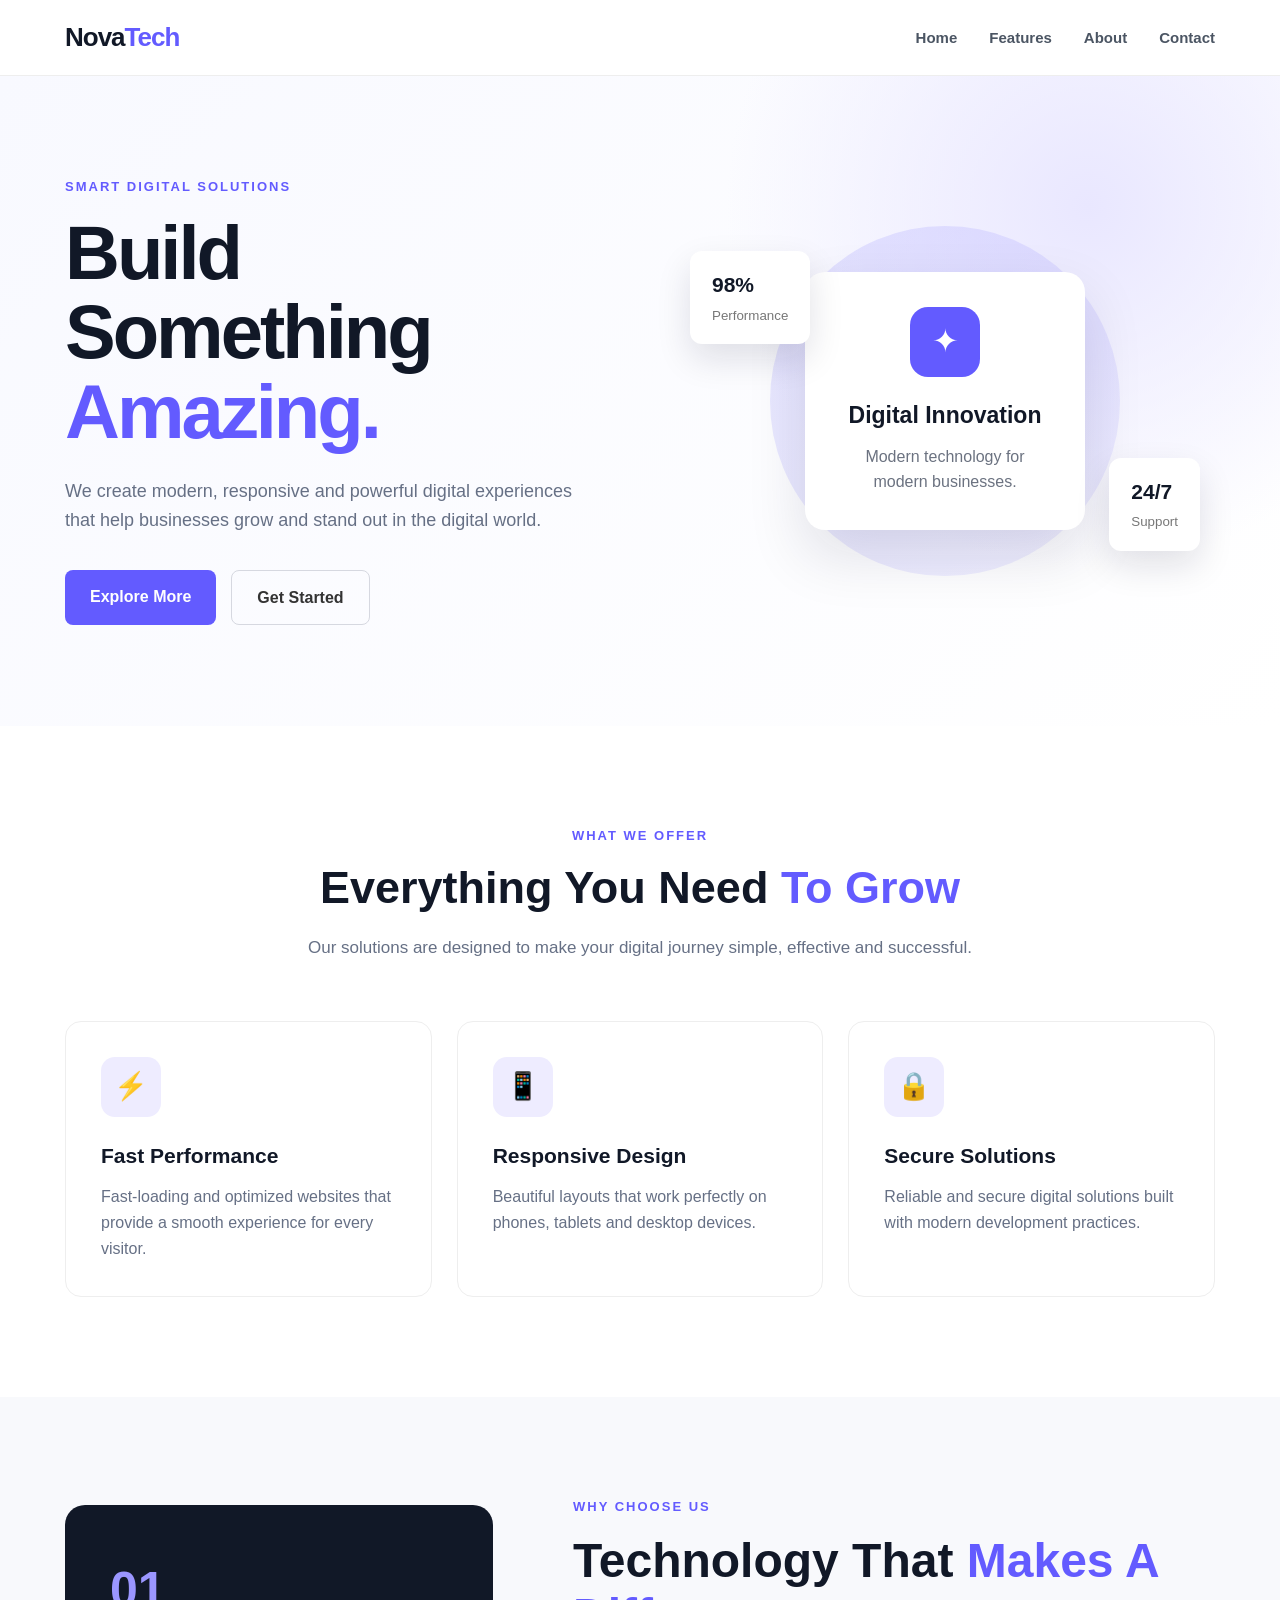
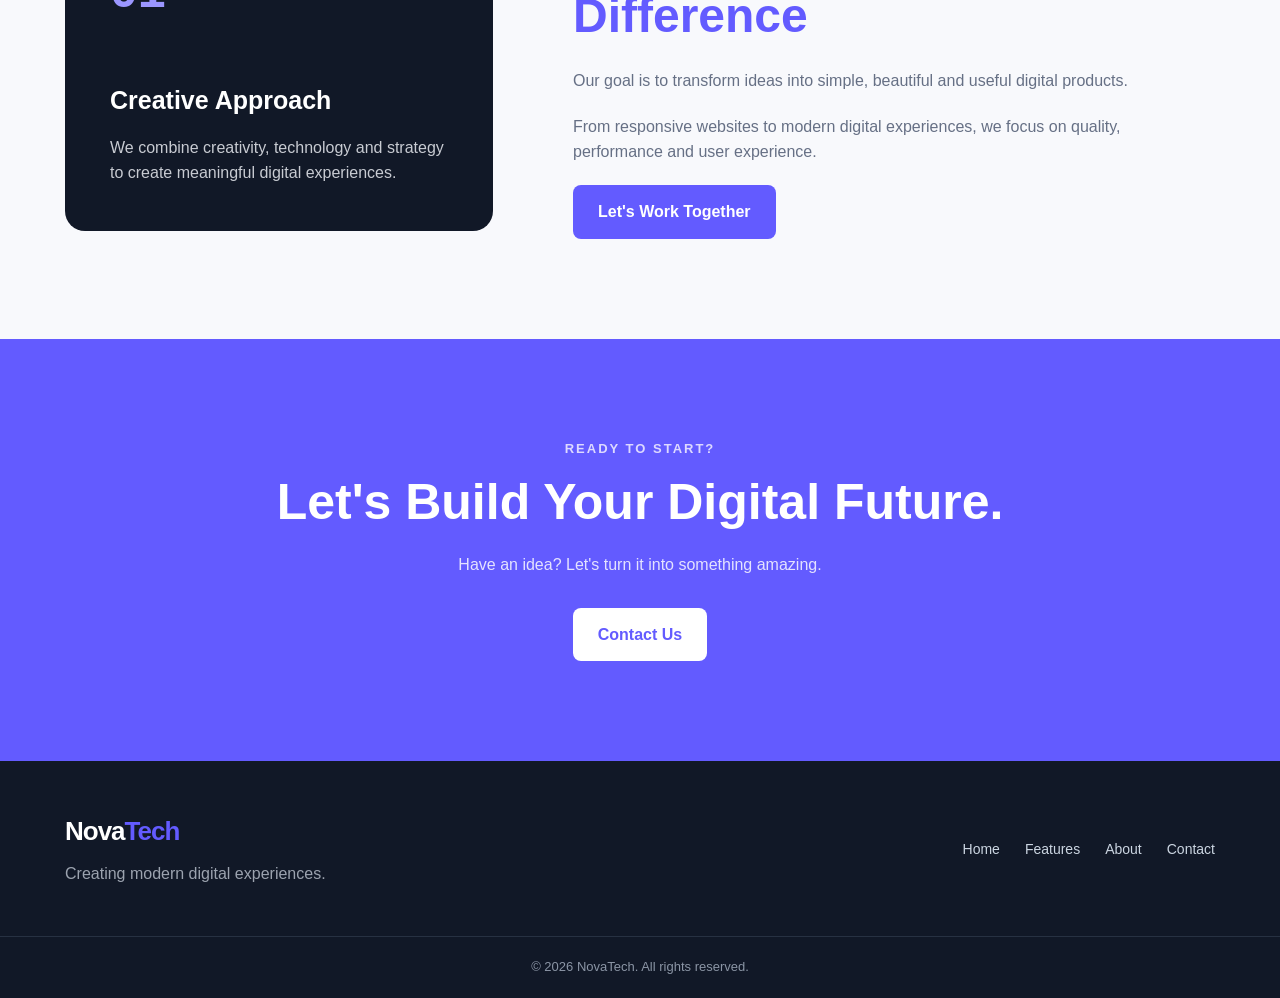
<file: index.html>
<!DOCTYPE html>
<html lang="en">
<head>
    <meta charset="UTF-8">
    <meta name="viewport" content="width=device-width, initial-scale=1.0">

    <title>NovaTech - Modern Digital Solutions</title>

    <link rel="stylesheet" href="style.css">
</head>

<body>

    <!-- Navigation -->
    <header class="navbar">
        <div class="container nav-container">

            <a href="#" class="logo">
                Nova<span>Tech</span>
            </a>

            <button class="menu-btn" id="menuBtn">
                ☰
            </button>

            <nav id="navMenu">
                <a href="#home">Home</a>
                <a href="#features">Features</a>
                <a href="#about">About</a>
                <a href="#contact">Contact</a>
            </nav>

        </div>
    </header>


    <!-- Hero Section -->
    <section class="hero" id="home">

        <div class="container hero-content">

            <div class="hero-text">

                <p class="tagline">SMART DIGITAL SOLUTIONS</p>

                <h1>
                    Build Something
                    <span>Amazing.</span>
                </h1>

                <p class="hero-description">
                    We create modern, responsive and powerful digital
                    experiences that help businesses grow and stand out
                    in the digital world.
                </p>

                <div class="hero-buttons">
                    <a href="#features" class="btn primary-btn">
                        Explore More
                    </a>

                    <a href="#contact" class="btn secondary-btn">
                        Get Started
                    </a>
                </div>

            </div>

            <div class="hero-card">

                <div class="circle"></div>

                <div class="floating-card card-one">
                    <strong>98%</strong>
                    <small>Performance</small>
                </div>

                <div class="floating-card card-two">
                    <strong>24/7</strong>
                    <small>Support</small>
                </div>

                <div class="main-card">
                    <div class="icon-box">✦</div>
                    <h3>Digital Innovation</h3>
                    <p>
                        Modern technology for modern businesses.
                    </p>
                </div>

            </div>

        </div>

    </section>


    <!-- Features Section -->
    <section class="features" id="features">

        <div class="container">

            <div class="section-heading">
                <p>WHAT WE OFFER</p>

                <h2>
                    Everything You Need
                    <span>To Grow</span>
                </h2>

                <p class="section-description">
                    Our solutions are designed to make your digital
                    journey simple, effective and successful.
                </p>
            </div>


            <div class="feature-grid">

                <div class="feature-card">
                    <div class="feature-icon">⚡</div>

                    <h3>Fast Performance</h3>

                    <p>
                        Fast-loading and optimized websites that provide
                        a smooth experience for every visitor.
                    </p>
                </div>


                <div class="feature-card">
                    <div class="feature-icon">📱</div>

                    <h3>Responsive Design</h3>

                    <p>
                        Beautiful layouts that work perfectly on phones,
                        tablets and desktop devices.
                    </p>
                </div>


                <div class="feature-card">
                    <div class="feature-icon">🔒</div>

                    <h3>Secure Solutions</h3>

                    <p>
                        Reliable and secure digital solutions built with
                        modern development practices.
                    </p>
                </div>

            </div>

        </div>

    </section>


    <!-- About Section -->
    <section class="about" id="about">

        <div class="container about-container">

            <div class="about-box">

                <div class="about-number">
                    01
                </div>

                <h3>Creative Approach</h3>

                <p>
                    We combine creativity, technology and strategy to
                    create meaningful digital experiences.
                </p>

            </div>


            <div class="about-content">

                <p class="section-label">WHY CHOOSE US</p>

                <h2>
                    Technology That
                    <span>Makes A Difference</span>
                </h2>

                <p>
                    Our goal is to transform ideas into simple,
                    beautiful and useful digital products.
                </p>

                <p>
                    From responsive websites to modern digital
                    experiences, we focus on quality, performance
                    and user experience.
                </p>

                <a href="#contact" class="btn primary-btn">
                    Let's Work Together
                </a>

            </div>

        </div>

    </section>


    <!-- Call To Action -->
    <section class="cta" id="contact">

        <div class="container cta-content">

            <p class="section-label">READY TO START?</p>

            <h2>
                Let's Build Your
                <span>Digital Future.</span>
            </h2>

            <p>
                Have an idea? Let's turn it into something amazing.
            </p>

            <a href="mailto:hello@example.com" class="btn white-btn">
                Contact Us
            </a>

        </div>

    </section>


    <!-- Footer -->
    <footer>

        <div class="container footer-content">

            <div>
                <a href="#" class="logo">
                    Nova<span>Tech</span>
                </a>

                <p>
                    Creating modern digital experiences.
                </p>
            </div>

            <div class="footer-links">

                <a href="#home">Home</a>
                <a href="#features">Features</a>
                <a href="#about">About</a>
                <a href="#contact">Contact</a>

            </div>

        </div>

        <div class="copyright">
            © 2026 NovaTech. All rights reserved.
        </div>

    </footer>


    <script src="script.js"></script>

</body>
</html>
</file>
<file: style.css>
/* =========================
   BASIC RESET
========================= */

* {
    margin: 0;
    padding: 0;
    box-sizing: border-box;
}

html {
    scroll-behavior: smooth;
}

body {
    font-family: Arial, Helvetica, sans-serif;
    background: #ffffff;
    color: #111827;
    line-height: 1.6;
}

a {
    text-decoration: none;
    color: inherit;
}

.container {
    width: 90%;
    max-width: 1150px;
    margin: auto;
}


/* =========================
   NAVBAR
========================= */

.navbar {
    width: 100%;
    background: #ffffff;
    border-bottom: 1px solid #eeeeee;
    position: sticky;
    top: 0;
    z-index: 1000;
}

.nav-container {
    height: 75px;
    display: flex;
    align-items: center;
    justify-content: space-between;
}

.logo {
    font-size: 26px;
    font-weight: 800;
    letter-spacing: -1px;
}

.logo span {
    color: #635bff;
}

nav {
    display: flex;
    gap: 32px;
    align-items: center;
}

nav a {
    font-size: 15px;
    font-weight: 600;
    color: #4b5563;
    transition: 0.3s;
}

nav a:hover {
    color: #635bff;
}

.menu-btn {
    display: none;
    border: none;
    background: none;
    font-size: 28px;
    cursor: pointer;
}


/* =========================
   HERO
========================= */

.hero {
    min-height: 650px;
    display: flex;
    align-items: center;
    background:
        radial-gradient(circle at 85% 20%, #e9e7ff 0, transparent 30%),
        linear-gradient(135deg, #f8f9ff, #ffffff);
}

.hero-content {
    display: grid;
    grid-template-columns: 1fr 1fr;
    gap: 70px;
    align-items: center;
}

.tagline,
.section-label,
.section-heading > p:first-child {
    color: #635bff;
    font-size: 13px;
    font-weight: 800;
    letter-spacing: 2px;
    margin-bottom: 15px;
}

.hero h1 {
    font-size: clamp(45px, 6vw, 76px);
    line-height: 1.05;
    letter-spacing: -3px;
    margin-bottom: 25px;
}

.hero h1 span,
.section-heading h2 span,
.about-content h2 span,
.cta h2 span {
    color: #635bff;
}

.hero-description {
    max-width: 570px;
    color: #667085;
    font-size: 18px;
    margin-bottom: 35px;
}

.hero-buttons {
    display: flex;
    gap: 15px;
    flex-wrap: wrap;
}

.btn {
    display: inline-block;
    padding: 14px 25px;
    border-radius: 8px;
    font-weight: 700;
    transition: 0.3s;
}

.primary-btn {
    background: #635bff;
    color: #ffffff;
}

.primary-btn:hover {
    transform: translateY(-3px);
    box-shadow: 0 12px 25px rgba(99, 91, 255, 0.25);
}

.secondary-btn {
    border: 1px solid #d6d8e0;
    color: #333333;
}

.secondary-btn:hover {
    background: #f4f4f8;
}


/* =========================
   HERO CARD
========================= */

.hero-card {
    height: 430px;
    position: relative;
    display: flex;
    align-items: center;
    justify-content: center;
}

.circle {
    width: 350px;
    height: 350px;
    border-radius: 50%;
    background: linear-gradient(135deg, #635bff, #a59fff);
    opacity: 0.15;
    position: absolute;
}

.main-card {
    position: relative;
    width: 280px;
    padding: 35px;
    background: #ffffff;
    border-radius: 20px;
    box-shadow: 0 25px 60px rgba(20, 20, 50, 0.12);
    text-align: center;
    z-index: 2;
}

.icon-box {
    width: 70px;
    height: 70px;
    margin: 0 auto 20px;
    border-radius: 18px;
    background: #635bff;
    color: white;
    display: flex;
    align-items: center;
    justify-content: center;
    font-size: 32px;
}

.main-card h3 {
    font-size: 23px;
    margin-bottom: 10px;
}

.main-card p {
    color: #6b7280;
}

.floating-card {
    position: absolute;
    background: white;
    padding: 17px 22px;
    border-radius: 12px;
    box-shadow: 0 15px 35px rgba(20, 20, 50, 0.12);
    z-index: 3;
}

.floating-card strong {
    display: block;
    font-size: 21px;
}

.floating-card small {
    color: #777777;
}

.card-one {
    top: 65px;
    left: 15px;
}

.card-two {
    right: 15px;
    bottom: 65px;
}


/* =========================
   FEATURES
========================= */

.features {
    padding: 100px 0;
    background: #ffffff;
}

.section-heading {
    max-width: 700px;
    text-align: center;
    margin: 0 auto 60px;
}

.section-heading h2 {
    font-size: 45px;
    line-height: 1.15;
    margin-bottom: 20px;
}

.section-description {
    color: #667085;
    font-size: 17px;
}

.feature-grid {
    display: grid;
    grid-template-columns: repeat(3, 1fr);
    gap: 25px;
}

.feature-card {
    padding: 35px;
    border: 1px solid #eeeeee;
    border-radius: 16px;
    transition: 0.3s;
    background: white;
}

.feature-card:hover {
    transform: translateY(-8px);
    box-shadow: 0 20px 45px rgba(20, 20, 50, 0.08);
}

.feature-icon {
    width: 60px;
    height: 60px;
    display: flex;
    align-items: center;
    justify-content: center;
    border-radius: 14px;
    background: #eeecff;
    font-size: 27px;
    margin-bottom: 22px;
}

.feature-card h3 {
    font-size: 21px;
    margin-bottom: 12px;
}

.feature-card p {
    color: #667085;
}


/* =========================
   ABOUT
========================= */

.about {
    padding: 100px 0;
    background: #f8f9fc;
}

.about-container {
    display: grid;
    grid-template-columns: 0.8fr 1.2fr;
    gap: 80px;
    align-items: center;
}

.about-box {
    padding: 45px;
    background: #111827;
    color: white;
    border-radius: 20px;
    min-height: 300px;
}

.about-number {
    font-size: 50px;
    font-weight: 800;
    color: #9b96ff;
    margin-bottom: 50px;
}

.about-box h3 {
    font-size: 25px;
    margin-bottom: 15px;
}

.about-box p {
    color: #c8cbd2;
}

.about-content h2 {
    font-size: 48px;
    line-height: 1.15;
    margin-bottom: 25px;
}

.about-content > p:not(.section-label) {
    color: #667085;
    margin-bottom: 20px;
    max-width: 600px;
}


/* =========================
   CTA
========================= */

.cta {
    padding: 100px 0;
    background: #635bff;
    color: white;
    text-align: center;
}

.cta .section-label {
    color: #ddd9ff;
}

.cta h2 {
    font-size: 50px;
    line-height: 1.15;
    margin-bottom: 20px;
}

.cta h2 span {
    color: #ffffff;
}

.cta p:not(.section-label) {
    color: #e4e2ff;
    margin-bottom: 30px;
}

.white-btn {
    background: white;
    color: #635bff;
}

.white-btn:hover {
    transform: translateY(-3px);
}


/* =========================
   FOOTER
========================= */

footer {
    background: #111827;
    color: white;
}

.footer-content {
    padding: 50px 0;
    display: flex;
    justify-content: space-between;
    align-items: center;
    gap: 30px;
}

.footer-content p {
    color: #9ca3af;
    margin-top: 8px;
}

.footer-links {
    display: flex;
    gap: 25px;
}

.footer-links a {
    color: #cbd5e1;
    font-size: 14px;
}

.footer-links a:hover {
    color: white;
}

.copyright {
    border-top: 1px solid #273142;
    padding: 20px;
    text-align: center;
    color: #8b95a5;
    font-size: 13px;
}


/* =========================
   MOBILE RESPONSIVE
========================= */

@media (max-width: 800px) {

    .nav-container {
        height: 65px;
    }

    .menu-btn {
        display: block;
    }

    nav {
        display: none;
        position: absolute;
        top: 65px;
        left: 0;
        width: 100%;
        background: white;
        flex-direction: column;
        gap: 0;
        border-bottom: 1px solid #eeeeee;
    }

    nav.active {
        display: flex;
    }

    nav a {
        width: 100%;
        text-align: center;
        padding: 15px;
        border-top: 1px solid #eeeeee;
    }

    .hero {
        padding: 70px 0;
    }

    .hero-content {
        grid-template-columns: 1fr;
        gap: 50px;
    }

    .hero h1 {
        letter-spacing: -2px;
    }

    .hero-card {
        height: 350px;
    }

    .circle {
        width: 280px;
        height: 280px;
    }

    .feature-grid {
        grid-template-columns: 1fr;
    }

    .about-container {
        grid-template-columns: 1fr;
        gap: 50px;
    }

    .section-heading h2,
    .about-content h2,
    .cta h2 {
        font-size: 38px;
    }

    .footer-content {
        flex-direction: column;
        text-align: center;
    }

    .footer-links {
        flex-wrap: wrap;
        justify-content: center;
    }
}


@media (max-width: 500px) {

    .container {
        width: 92%;
    }

    .hero h1 {
        font-size: 46px;
    }

    .hero-description {
        font-size: 16px;
    }

    .hero-card {
        transform: scale(0.9);
    }

    .floating-card {
        padding: 13px 16px;
    }

    .card-one {
        left: 0;
    }

    .card-two {
        right: 0;
    }

    .about-box {
        padding: 30px;
    }
}
</file>
